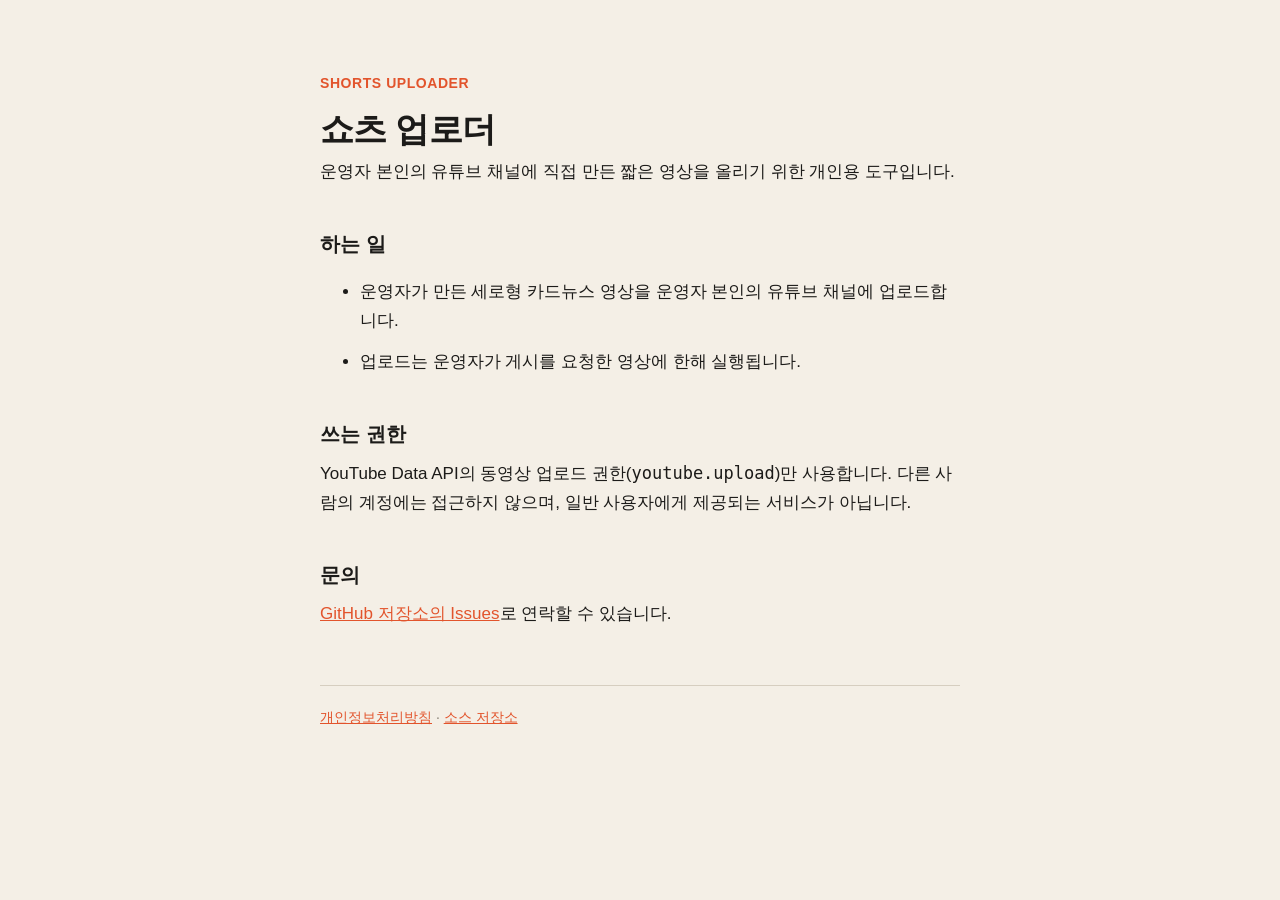
<file: docs/index.html>
<!DOCTYPE html>
<html lang="ko">
<head>
<meta charset="utf-8">
<meta name="google-site-verification" content="5Eba0OK-Y7mY6EjVX8rVWsHmH_Ob44PDRphjBdc6Qtc" />
<meta name="viewport" content="width=device-width, initial-scale=1">
<title>쇼츠 업로더</title>
<link rel="stylesheet" href="style.css">
</head>
<body>
<main>
  <p class="tag">SHORTS UPLOADER</p>
  <h1>쇼츠 업로더</h1>
  <p>운영자 본인의 유튜브 채널에 직접 만든 짧은 영상을 올리기 위한 개인용 도구입니다.</p>

  <h2>하는 일</h2>
  <ul>
    <li>운영자가 만든 세로형 카드뉴스 영상을 운영자 본인의 유튜브 채널에 업로드합니다.</li>
    <li>업로드는 운영자가 게시를 요청한 영상에 한해 실행됩니다.</li>
  </ul>

  <h2>쓰는 권한</h2>
  <p>YouTube Data API의 동영상 업로드 권한(<code>youtube.upload</code>)만 사용합니다. 다른 사람의 계정에는 접근하지 않으며, 일반 사용자에게 제공되는 서비스가 아닙니다.</p>

  <h2>문의</h2>
  <p><a href="https://github.com/sunwoori/shorts-movie/issues">GitHub 저장소의 Issues</a>로 연락할 수 있습니다.</p>

  <footer><a href="privacy.html">개인정보처리방침</a> · <a href="https://github.com/sunwoori/shorts-movie">소스 저장소</a></footer>
</main>
</body>
</html>
</file>
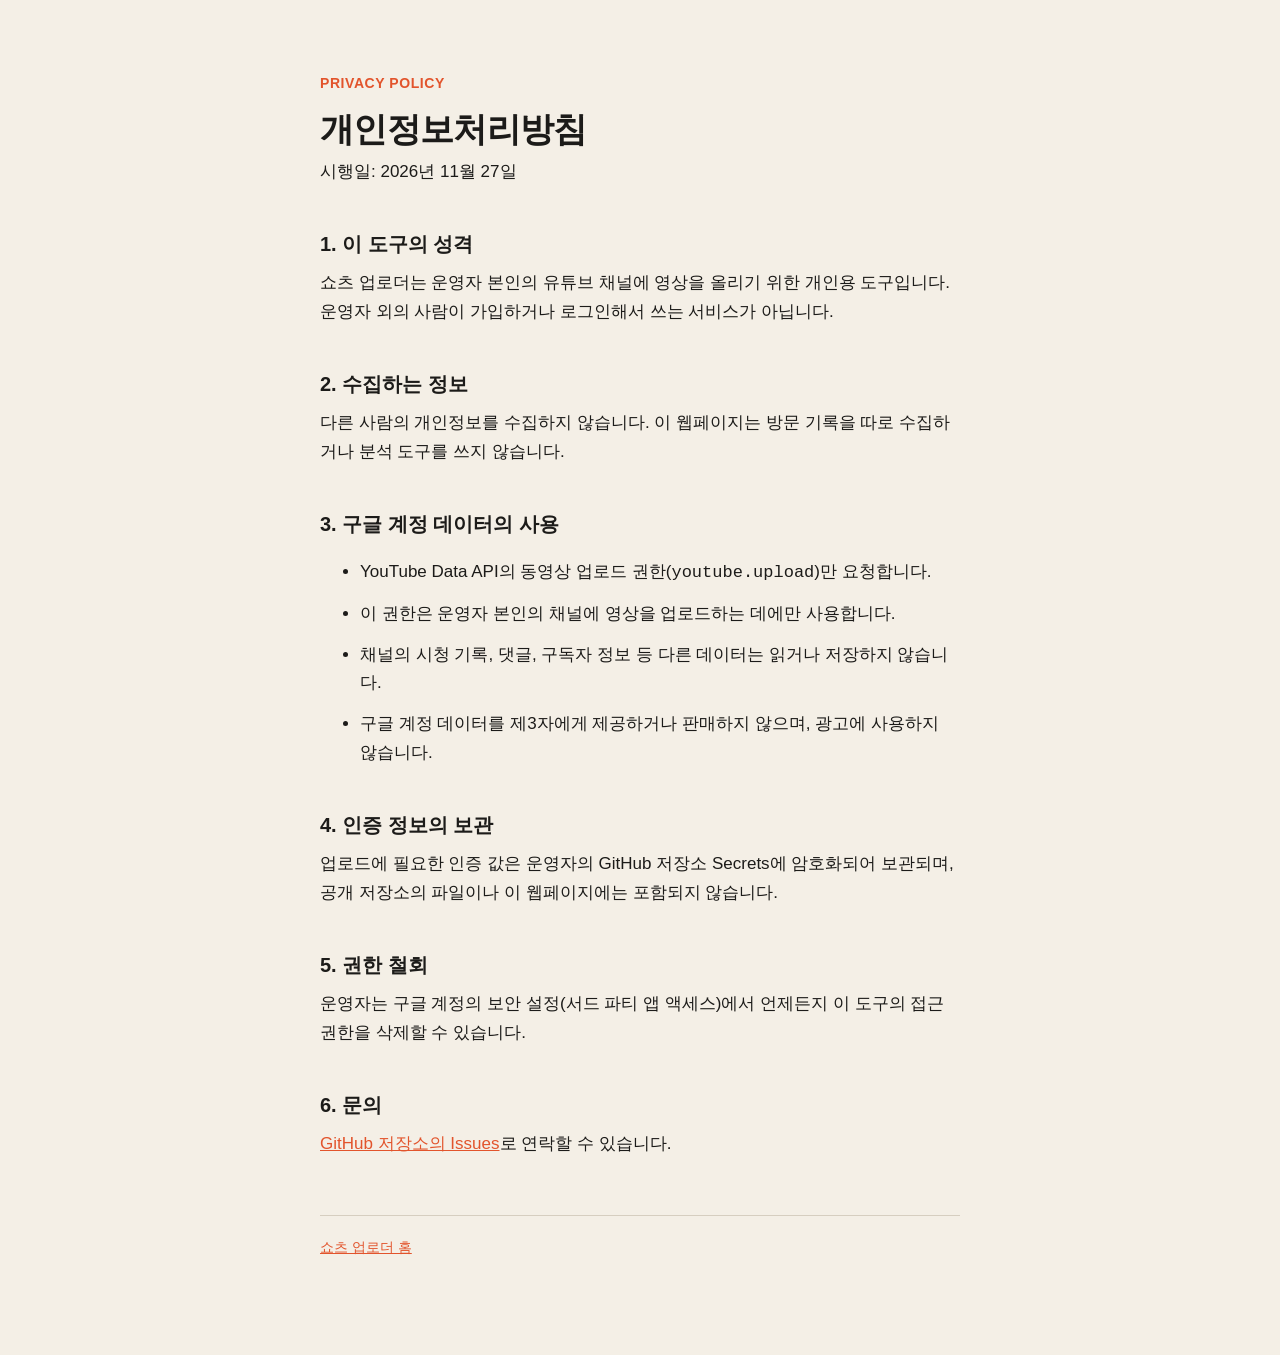
<file: docs/privacy.html>
<!DOCTYPE html>
<html lang="ko">
<head>
<meta charset="utf-8">
<meta name="viewport" content="width=device-width, initial-scale=1">
<title>개인정보처리방침 — 쇼츠 업로더</title>
<link rel="stylesheet" href="style.css">
</head>
<body>
<main>
  <p class="tag">PRIVACY POLICY</p>
  <h1>개인정보처리방침</h1>
  <p>시행일: 2026년 11월 27일</p>

  <h2>1. 이 도구의 성격</h2>
  <p>쇼츠 업로더는 운영자 본인의 유튜브 채널에 영상을 올리기 위한 개인용 도구입니다. 운영자 외의 사람이 가입하거나 로그인해서 쓰는 서비스가 아닙니다.</p>

  <h2>2. 수집하는 정보</h2>
  <p>다른 사람의 개인정보를 수집하지 않습니다. 이 웹페이지는 방문 기록을 따로 수집하거나 분석 도구를 쓰지 않습니다.</p>

  <h2>3. 구글 계정 데이터의 사용</h2>
  <ul>
    <li>YouTube Data API의 동영상 업로드 권한(<code>youtube.upload</code>)만 요청합니다.</li>
    <li>이 권한은 운영자 본인의 채널에 영상을 업로드하는 데에만 사용합니다.</li>
    <li>채널의 시청 기록, 댓글, 구독자 정보 등 다른 데이터는 읽거나 저장하지 않습니다.</li>
    <li>구글 계정 데이터를 제3자에게 제공하거나 판매하지 않으며, 광고에 사용하지 않습니다.</li>
  </ul>

  <h2>4. 인증 정보의 보관</h2>
  <p>업로드에 필요한 인증 값은 운영자의 GitHub 저장소 Secrets에 암호화되어 보관되며, 공개 저장소의 파일이나 이 웹페이지에는 포함되지 않습니다.</p>

  <h2>5. 권한 철회</h2>
  <p>운영자는 구글 계정의 보안 설정(서드 파티 앱 액세스)에서 언제든지 이 도구의 접근 권한을 삭제할 수 있습니다.</p>

  <h2>6. 문의</h2>
  <p><a href="https://github.com/sunwoori/shorts-movie/issues">GitHub 저장소의 Issues</a>로 연락할 수 있습니다.</p>

  <footer><a href="index.html">쇼츠 업로더 홈</a></footer>
</main>
</body>
</html>
</file>
<file: docs/style.css>
:root { color-scheme: light; }
body { margin: 0; background: #F4EFE6; color: #1C1B19; font: 17px/1.7 -apple-system, "Noto Sans KR", "Malgun Gothic", sans-serif; }
main { max-width: 640px; margin: 0 auto; padding: 72px 24px 96px; }
h1 { font-size: 34px; line-height: 1.25; margin: 0 0 8px; letter-spacing: -0.02em; }
h2 { font-size: 20px; margin: 40px 0 8px; }
.tag { color: #E2542C; font-weight: 700; font-size: 14px; letter-spacing: 0.04em; }
a { color: #E2542C; }
p, li { margin: 0 0 12px; }
footer { margin-top: 56px; padding-top: 20px; border-top: 1px solid #D6CEC0; color: #8A8276; font-size: 14px; }
</file>
